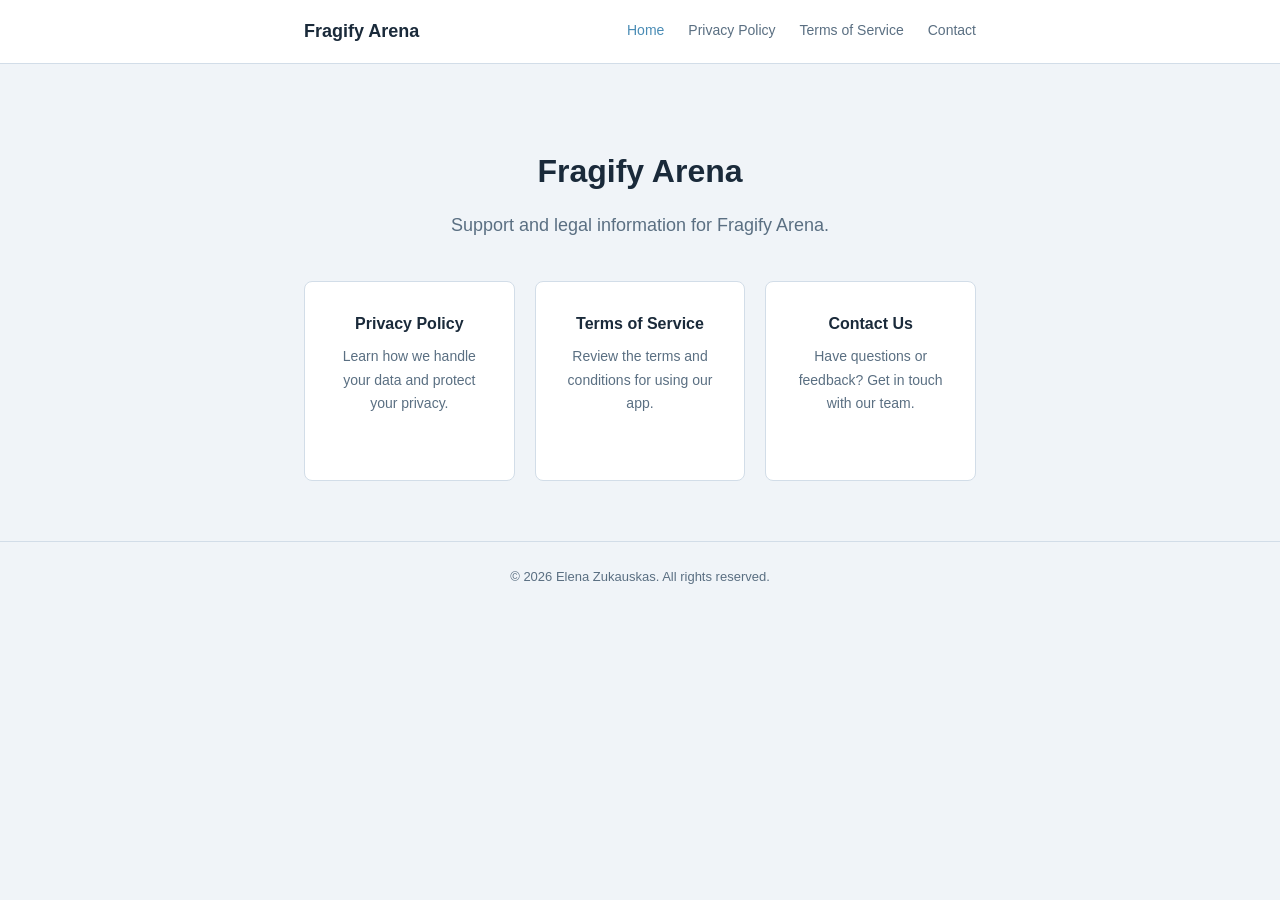
<file: index.html>
<!DOCTYPE html>
<html lang="en">
<head>
  <meta charset="UTF-8">
  <meta name="viewport" content="width=device-width, initial-scale=1.0">
  <title id="page-title">Support</title>
  <link rel="stylesheet" href="style.css">
</head>
<body>
  <header>
    <div class="container">
      <a href="index.html" class="logo" id="header-logo">App Name</a>
      <button class="nav-toggle" onclick="document.querySelector('nav').classList.toggle('open')" aria-label="Menu">
        <span></span><span></span><span></span>
      </button>
      <nav>
        <a href="index.html" class="active">Home</a>
        <a href="privacy-policy.html">Privacy Policy</a>
        <a href="terms-of-service.html">Terms of Service</a>
        <a href="contact.html">Contact</a>
      </nav>
    </div>
  </header>

  <main class="container">
    <section class="hero">
      <h1 id="hero-title">Welcome</h1>
      <p id="hero-subtitle">Support and legal information for our app.</p>

      <div class="card-grid">
        <a href="privacy-policy.html" class="card">
          <h3>Privacy Policy</h3>
          <p>Learn how we handle your data and protect your privacy.</p>
        </a>
        <a href="terms-of-service.html" class="card">
          <h3>Terms of Service</h3>
          <p>Review the terms and conditions for using our app.</p>
        </a>
        <a href="contact.html" class="card">
          <h3>Contact Us</h3>
          <p>Have questions or feedback? Get in touch with our team.</p>
        </a>
      </div>
    </section>
  </main>

  <footer>
    <div class="container">
      <p id="footer-text"></p>
    </div>
  </footer>

  <script src="config.js"></script>
  <script src="app.js"></script>
</body>
</html>
</file>
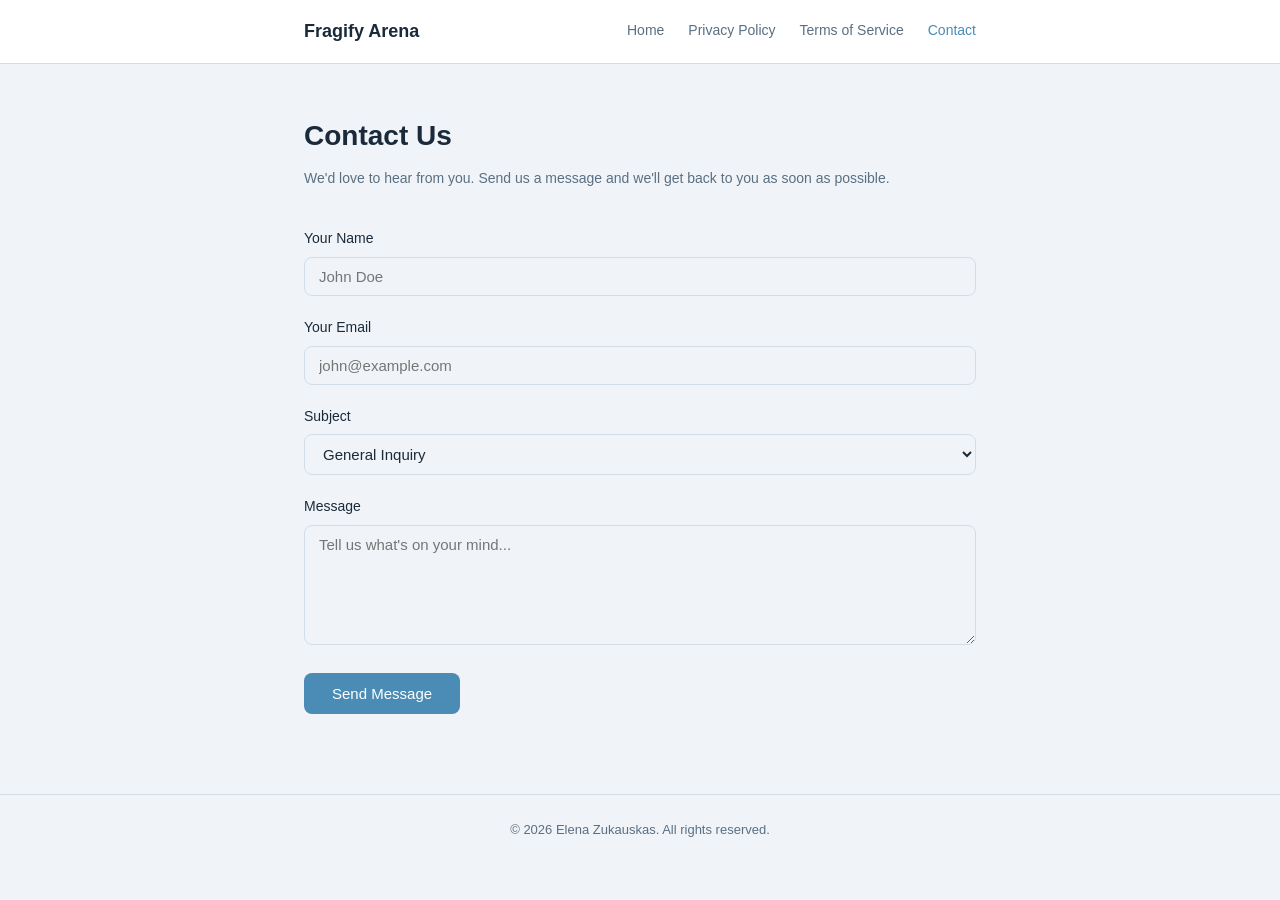
<file: contact.html>
<!DOCTYPE html>
<html lang="en">
<head>
  <meta charset="UTF-8">
  <meta name="viewport" content="width=device-width, initial-scale=1.0">
  <title id="page-title">Contact Us</title>
  <link rel="stylesheet" href="style.css">
</head>
<body>
  <header>
    <div class="container">
      <a href="index.html" class="logo" id="header-logo">App Name</a>
      <button class="nav-toggle" onclick="document.querySelector('nav').classList.toggle('open')" aria-label="Menu">
        <span></span><span></span><span></span>
      </button>
      <nav>
        <a href="index.html">Home</a>
        <a href="privacy-policy.html">Privacy Policy</a>
        <a href="terms-of-service.html">Terms of Service</a>
        <a href="contact.html" class="active">Contact</a>
      </nav>
    </div>
  </header>

  <main class="container">
    <div class="page">
      <h1>Contact Us</h1>
      <p class="meta">We'd love to hear from you. Send us a message and we'll get back to you as soon as possible.</p>

      <form id="contact-form">
        <div class="form-group">
          <label for="contact-name">Your Name</label>
          <input type="text" id="contact-name" name="name" required placeholder="John Doe">
        </div>

        <div class="form-group">
          <label for="contact-email">Your Email</label>
          <input type="email" id="contact-email" name="email" required placeholder="john@example.com">
        </div>

        <div class="form-group">
          <label for="contact-subject">Subject</label>
          <select id="contact-subject" name="subject">
            <option value="general">General Inquiry</option>
            <option value="bug">Bug Report</option>
            <option value="feature">Feature Request</option>
            <option value="privacy">Privacy Concern</option>
            <option value="other">Other</option>
          </select>
        </div>

        <div class="form-group">
          <label for="contact-message">Message</label>
          <textarea id="contact-message" name="message" required placeholder="Tell us what's on your mind..."></textarea>
        </div>

        <button type="submit" class="btn">Send Message</button>
      </form>

      <div class="form-success" id="form-success">
        <p><strong>Thank you!</strong></p>
        <p>Your message has been sent. We'll get back to you soon.</p>
      </div>
    </div>
  </main>

  <footer>
    <div class="container">
      <p id="footer-text"></p>
    </div>
  </footer>

  <script src="config.js"></script>
  <script src="app.js"></script>
</body>
</html>
</file>
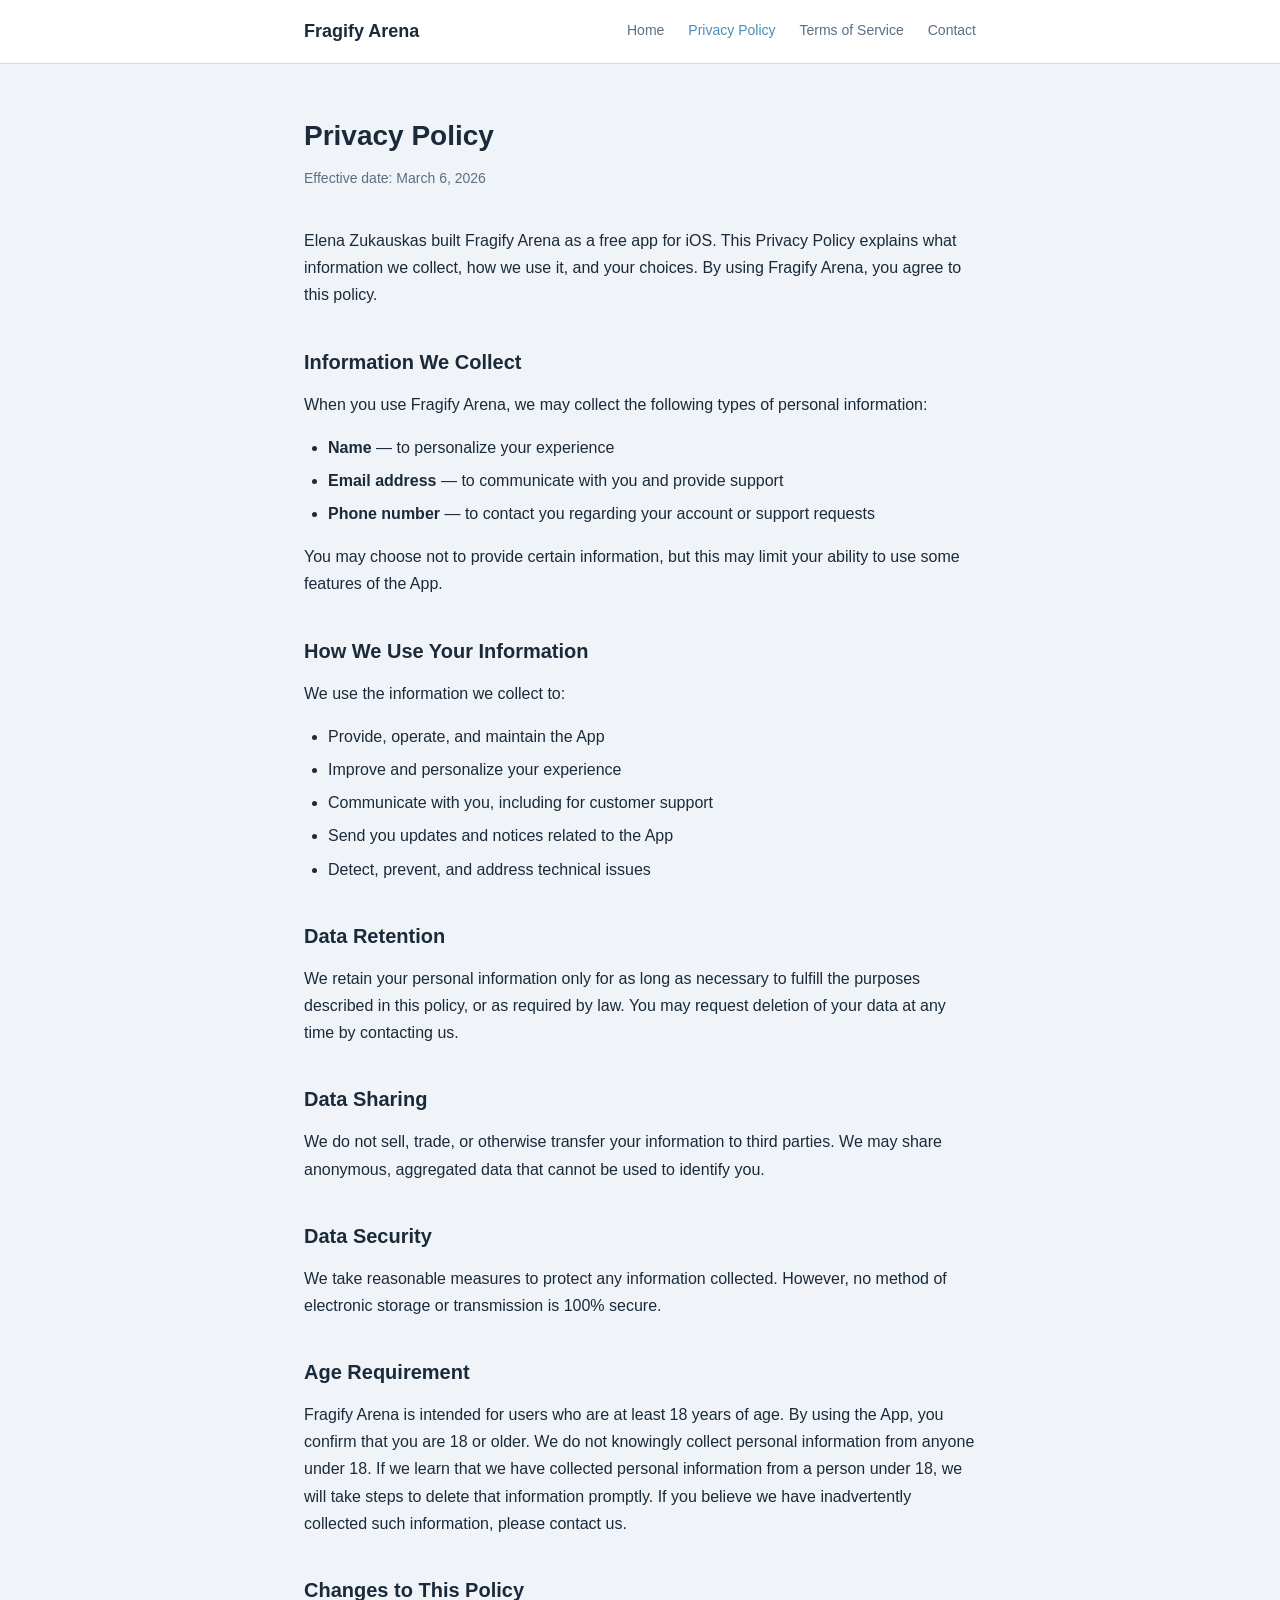
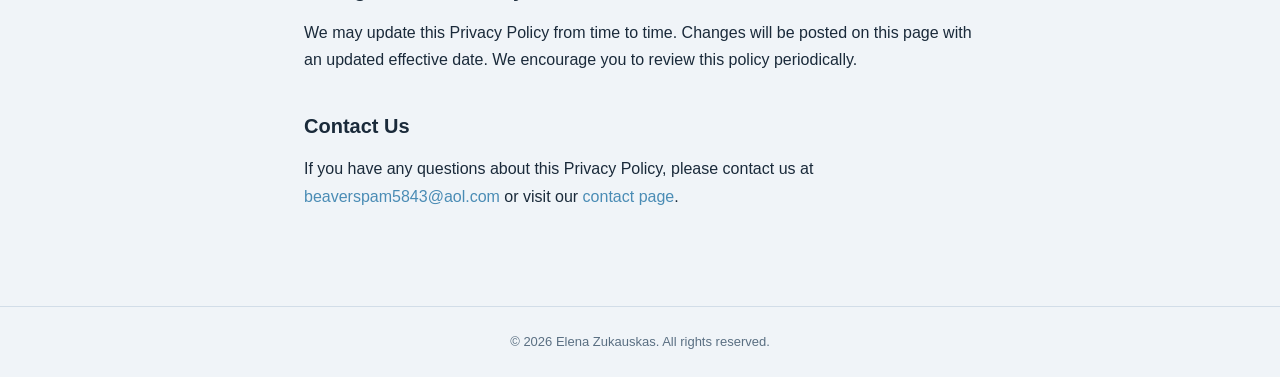
<file: privacy-policy.html>
<!DOCTYPE html>
<html lang="en">
<head>
  <meta charset="UTF-8">
  <meta name="viewport" content="width=device-width, initial-scale=1.0">
  <title id="page-title">Privacy Policy</title>
  <link rel="stylesheet" href="style.css">
</head>
<body>
  <header>
    <div class="container">
      <a href="index.html" class="logo" id="header-logo">App Name</a>
      <button class="nav-toggle" onclick="document.querySelector('nav').classList.toggle('open')" aria-label="Menu">
        <span></span><span></span><span></span>
      </button>
      <nav>
        <a href="index.html">Home</a>
        <a href="privacy-policy.html" class="active">Privacy Policy</a>
        <a href="terms-of-service.html">Terms of Service</a>
        <a href="contact.html">Contact</a>
      </nav>
    </div>
  </header>

  <main class="container">
    <article class="page">
      <h1>Privacy Policy</h1>
      <p class="meta">Effective date: <span id="effective-date"></span></p>

      <p id="privacy-intro"></p>

      <h2>Information We Collect</h2>
      <div id="info-collect-section">
        <p>When you use <span class="app-name"></span>, we may collect the following types of personal information:</p>
        <ul>
          <li><strong>Name</strong> — to personalize your experience</li>
          <li><strong>Email address</strong> — to communicate with you and provide support</li>
          <li><strong>Phone number</strong> — to contact you regarding your account or support requests</li>
        </ul>
        <p>You may choose not to provide certain information, but this may limit your ability to use some features of the App.</p>
      </div>

      <h2>How We Use Your Information</h2>
      <p>We use the information we collect to:</p>
      <ul>
        <li>Provide, operate, and maintain the App</li>
        <li>Improve and personalize your experience</li>
        <li>Communicate with you, including for customer support</li>
        <li>Send you updates and notices related to the App</li>
        <li>Detect, prevent, and address technical issues</li>
      </ul>

      <h2>Data Retention</h2>
      <p>We retain your personal information only for as long as necessary to fulfill the purposes described in this policy, or as required by law. You may request deletion of your data at any time by contacting us.</p>

      <div id="analytics-section" style="display:none">
        <h2>Analytics</h2>
        <p>We may collect anonymous usage data to help us improve the app experience. This data does not personally identify you and may include:</p>
        <ul>
          <li>General usage patterns (e.g. which features are used most)</li>
          <li>App performance metrics</li>
        </ul>
      </div>

      <div id="device-info-section" style="display:none">
        <h2>Device Information</h2>
        <p>We may collect basic device information such as device model, operating system version, and app version for compatibility and troubleshooting purposes.</p>
      </div>

      <div id="crash-reports-section" style="display:none">
        <h2>Crash Reports</h2>
        <p>We may collect anonymous crash reports to identify and fix bugs. These reports do not contain personal information.</p>
      </div>

      <div id="third-party-section" style="display:none">
        <h2>Third-Party Services</h2>
        <p>Our app may use the following third-party services that may collect information:</p>
        <ul id="third-party-list"></ul>
        <p>We recommend reviewing the privacy policies of these services for more details.</p>
      </div>

      <h2>Data Sharing</h2>
      <p>We do not sell, trade, or otherwise transfer your information to third parties. We may share anonymous, aggregated data that cannot be used to identify you.</p>

      <h2>Data Security</h2>
      <p>We take reasonable measures to protect any information collected. However, no method of electronic storage or transmission is 100% secure.</p>

      <h2>Age Requirement</h2>
      <p><span class="app-name"></span> is intended for users who are at least 18 years of age. By using the App, you confirm that you are 18 or older. We do not knowingly collect personal information from anyone under 18. If we learn that we have collected personal information from a person under 18, we will take steps to delete that information promptly. If you believe we have inadvertently collected such information, please contact us.</p>

      <h2>Changes to This Policy</h2>
      <p>We may update this Privacy Policy from time to time. Changes will be posted on this page with an updated effective date. We encourage you to review this policy periodically.</p>

      <h2>Contact Us</h2>
      <p>If you have any questions about this Privacy Policy, please contact us at <a id="privacy-contact-link" href=""></a> or visit our <a href="contact.html">contact page</a>.</p>
    </article>
  </main>

  <footer>
    <div class="container">
      <p id="footer-text"></p>
    </div>
  </footer>

  <script src="config.js"></script>
  <script src="app.js"></script>
</body>
</html>
</file>
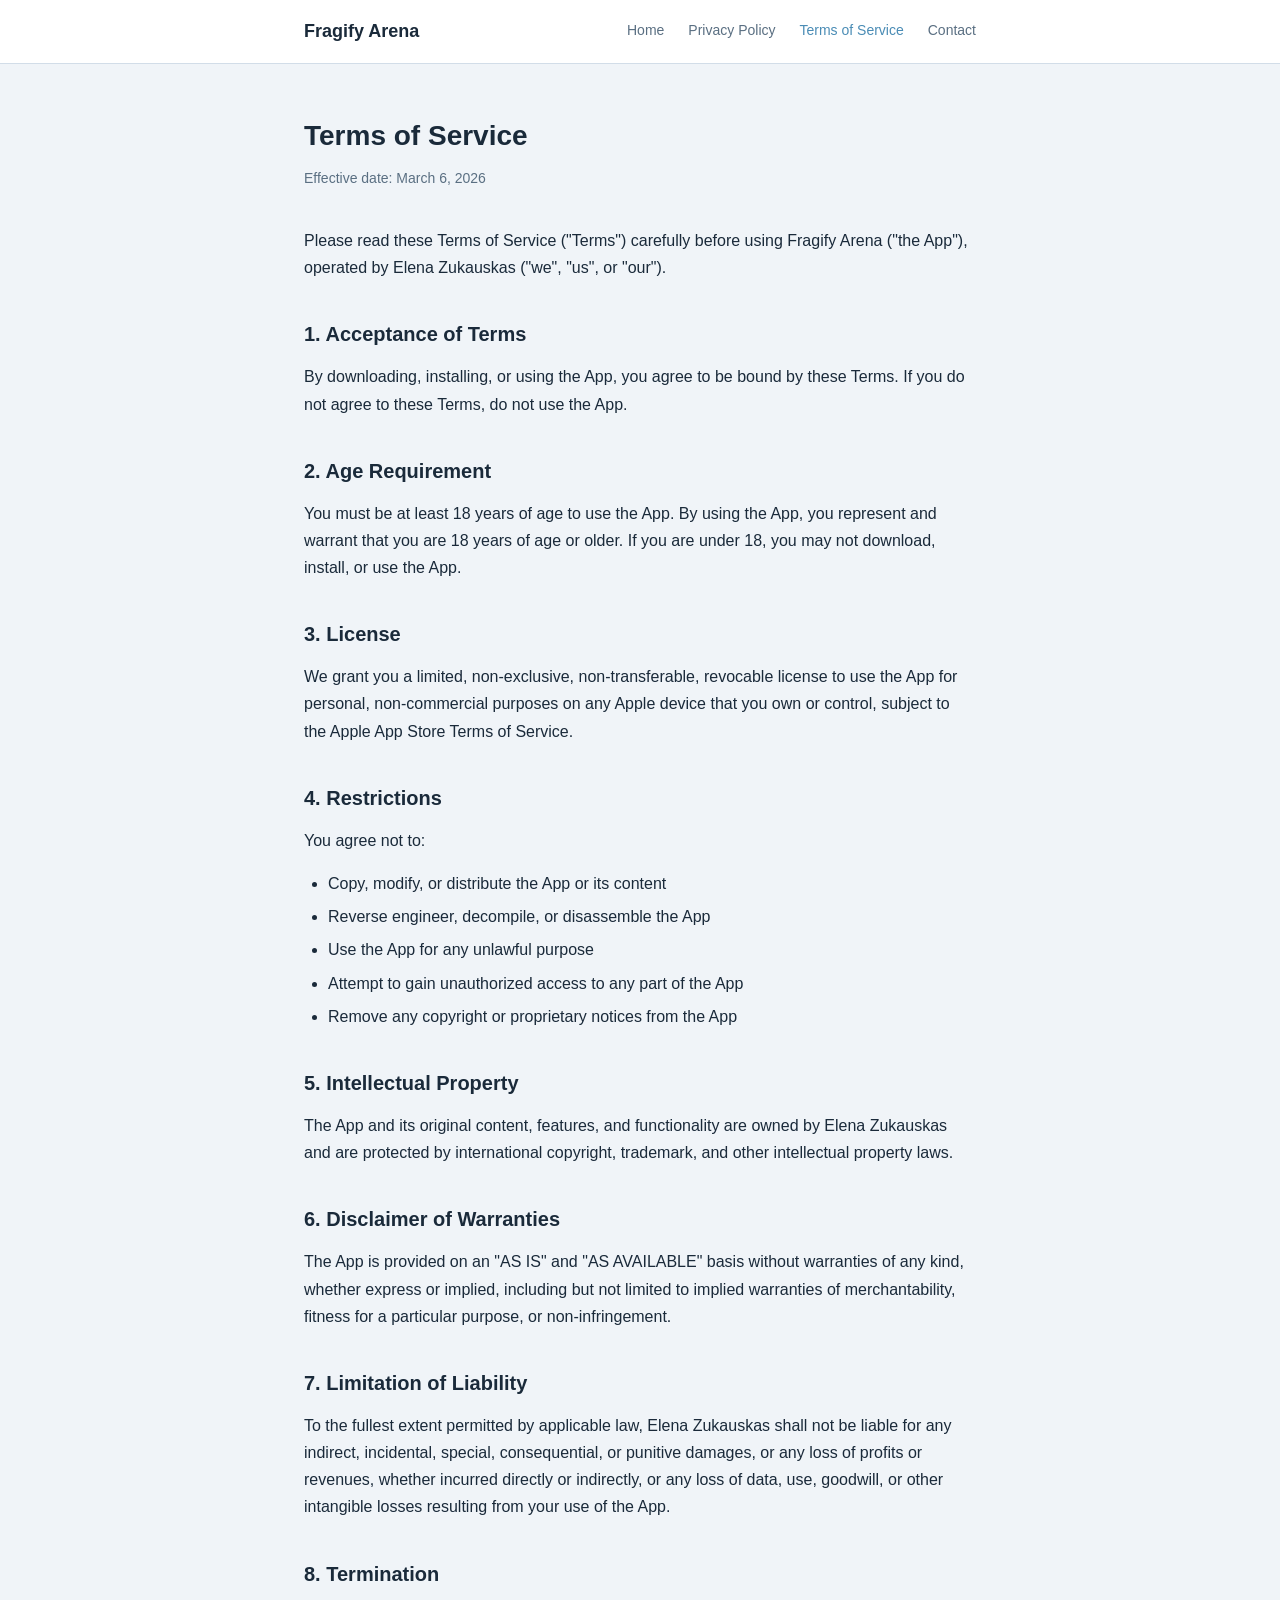
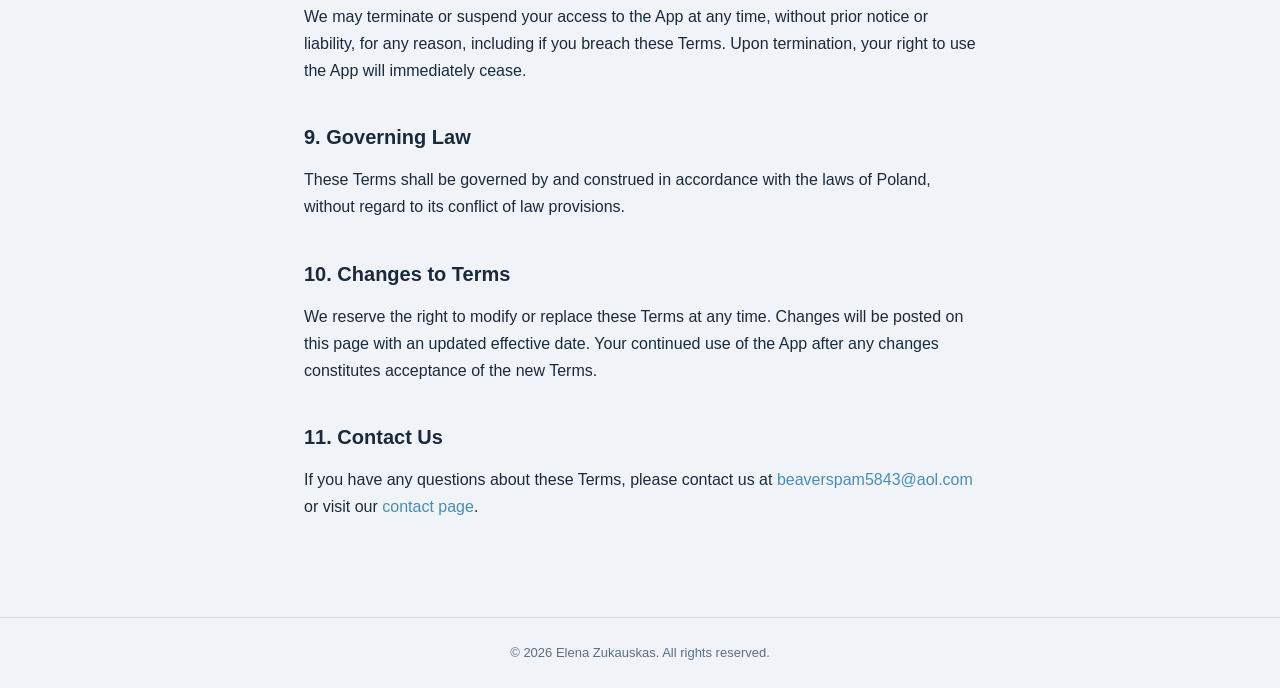
<file: terms-of-service.html>
<!DOCTYPE html>
<html lang="en">
<head>
  <meta charset="UTF-8">
  <meta name="viewport" content="width=device-width, initial-scale=1.0">
  <title id="page-title">Terms of Service</title>
  <link rel="stylesheet" href="style.css">
</head>
<body>
  <header>
    <div class="container">
      <a href="index.html" class="logo" id="header-logo">App Name</a>
      <button class="nav-toggle" onclick="document.querySelector('nav').classList.toggle('open')" aria-label="Menu">
        <span></span><span></span><span></span>
      </button>
      <nav>
        <a href="index.html">Home</a>
        <a href="privacy-policy.html">Privacy Policy</a>
        <a href="terms-of-service.html" class="active">Terms of Service</a>
        <a href="contact.html">Contact</a>
      </nav>
    </div>
  </header>

  <main class="container">
    <article class="page">
      <h1>Terms of Service</h1>
      <p class="meta">Effective date: <span id="effective-date"></span></p>

      <p>Please read these Terms of Service ("Terms") carefully before using <span class="app-name"></span> ("the App"), operated by <span class="developer-name"></span> ("we", "us", or "our").</p>

      <h2>1. Acceptance of Terms</h2>
      <p>By downloading, installing, or using the App, you agree to be bound by these Terms. If you do not agree to these Terms, do not use the App.</p>

      <h2>2. Age Requirement</h2>
      <p>You must be at least 18 years of age to use the App. By using the App, you represent and warrant that you are 18 years of age or older. If you are under 18, you may not download, install, or use the App.</p>

      <h2>3. License</h2>
      <p>We grant you a limited, non-exclusive, non-transferable, revocable license to use the App for personal, non-commercial purposes on any Apple device that you own or control, subject to the Apple App Store Terms of Service.</p>

      <h2>4. Restrictions</h2>
      <p>You agree not to:</p>
      <ul>
        <li>Copy, modify, or distribute the App or its content</li>
        <li>Reverse engineer, decompile, or disassemble the App</li>
        <li>Use the App for any unlawful purpose</li>
        <li>Attempt to gain unauthorized access to any part of the App</li>
        <li>Remove any copyright or proprietary notices from the App</li>
      </ul>

      <h2>5. Intellectual Property</h2>
      <p>The App and its original content, features, and functionality are owned by <span class="developer-name"></span> and are protected by international copyright, trademark, and other intellectual property laws.</p>

      <h2>6. Disclaimer of Warranties</h2>
      <p>The App is provided on an "AS IS" and "AS AVAILABLE" basis without warranties of any kind, whether express or implied, including but not limited to implied warranties of merchantability, fitness for a particular purpose, or non-infringement.</p>

      <h2>7. Limitation of Liability</h2>
      <p>To the fullest extent permitted by applicable law, <span class="developer-name"></span> shall not be liable for any indirect, incidental, special, consequential, or punitive damages, or any loss of profits or revenues, whether incurred directly or indirectly, or any loss of data, use, goodwill, or other intangible losses resulting from your use of the App.</p>

      <h2>8. Termination</h2>
      <p>We may terminate or suspend your access to the App at any time, without prior notice or liability, for any reason, including if you breach these Terms. Upon termination, your right to use the App will immediately cease.</p>

      <h2>9. Governing Law</h2>
      <p>These Terms shall be governed by and construed in accordance with the laws of <span class="jurisdiction"></span>, without regard to its conflict of law provisions.</p>

      <h2>10. Changes to Terms</h2>
      <p>We reserve the right to modify or replace these Terms at any time. Changes will be posted on this page with an updated effective date. Your continued use of the App after any changes constitutes acceptance of the new Terms.</p>

      <h2>11. Contact Us</h2>
      <p>If you have any questions about these Terms, please contact us at <a id="terms-contact-link" href=""></a> or visit our <a href="contact.html">contact page</a>.</p>
    </article>
  </main>

  <footer>
    <div class="container">
      <p id="footer-text"></p>
    </div>
  </footer>

  <script src="config.js"></script>
  <script src="app.js"></script>
</body>
</html>
</file>
<file: style.css>
/* ============================================
   Warm Minimalistic Design
   ============================================ */

:root {
  --color-bg: #faf6f1;
  --color-surface: #ffffff;
  --color-text: #3d3229;
  --color-text-light: #7a6e63;
  --color-accent: #c2754f;
  --color-accent-hover: #a8613d;
  --color-border: #e8ddd3;
  --color-input-bg: #faf6f1;
  --font-body: -apple-system, BlinkMacSystemFont, "Segoe UI", Roboto, sans-serif;
  --max-width: 720px;
  --radius: 8px;
}

*,
*::before,
*::after {
  box-sizing: border-box;
  margin: 0;
  padding: 0;
}

html {
  scroll-behavior: smooth;
}

body {
  font-family: var(--font-body);
  background-color: var(--color-bg);
  color: var(--color-text);
  line-height: 1.7;
  font-size: 16px;
  -webkit-font-smoothing: antialiased;
}

/* ---- Layout ---- */

.container {
  max-width: var(--max-width);
  margin: 0 auto;
  padding: 0 24px;
}

/* ---- Header ---- */

header {
  background: var(--color-surface);
  border-bottom: 1px solid var(--color-border);
  padding: 16px 0;
  position: sticky;
  top: 0;
  z-index: 100;
}

header .container {
  display: flex;
  justify-content: space-between;
  align-items: center;
}

.logo {
  font-size: 18px;
  font-weight: 600;
  color: var(--color-text);
  text-decoration: none;
}

.logo:hover {
  color: var(--color-accent);
}

nav {
  display: flex;
  gap: 24px;
}

nav a {
  color: var(--color-text-light);
  text-decoration: none;
  font-size: 14px;
  font-weight: 500;
  transition: color 0.2s;
}

nav a:hover,
nav a.active {
  color: var(--color-accent);
}

/* ---- Mobile nav ---- */

.nav-toggle {
  display: none;
  background: none;
  border: none;
  cursor: pointer;
  padding: 4px;
}

.nav-toggle span {
  display: block;
  width: 22px;
  height: 2px;
  background: var(--color-text);
  margin: 5px 0;
  transition: 0.2s;
}

@media (max-width: 600px) {
  .nav-toggle {
    display: block;
  }

  nav {
    display: none;
    position: absolute;
    top: 100%;
    left: 0;
    right: 0;
    flex-direction: column;
    background: var(--color-surface);
    border-bottom: 1px solid var(--color-border);
    padding: 12px 24px 16px;
    gap: 12px;
  }

  nav.open {
    display: flex;
  }
}

/* ---- Hero (index page) ---- */

.hero {
  text-align: center;
  padding: 80px 0 60px;
}

.hero h1 {
  font-size: 32px;
  font-weight: 700;
  margin-bottom: 12px;
}

.hero p {
  color: var(--color-text-light);
  font-size: 18px;
  max-width: 480px;
  margin: 0 auto 36px;
}

.card-grid {
  display: grid;
  grid-template-columns: repeat(auto-fit, minmax(200px, 1fr));
  gap: 20px;
  margin-top: 40px;
}

.card {
  background: var(--color-surface);
  border: 1px solid var(--color-border);
  border-radius: var(--radius);
  padding: 28px 24px;
  text-decoration: none;
  color: var(--color-text);
  transition: box-shadow 0.2s, border-color 0.2s;
}

.card:hover {
  border-color: var(--color-accent);
  box-shadow: 0 4px 16px rgba(0, 0, 0, 0.06);
}

.card h3 {
  font-size: 16px;
  margin-bottom: 8px;
}

.card p {
  font-size: 14px;
  color: var(--color-text-light);
}

/* ---- Page content (policy pages) ---- */

.page {
  padding: 48px 0 80px;
}

.page h1 {
  font-size: 28px;
  font-weight: 700;
  margin-bottom: 8px;
}

.page .meta {
  color: var(--color-text-light);
  font-size: 14px;
  margin-bottom: 36px;
}

.page h2 {
  font-size: 20px;
  font-weight: 600;
  margin-top: 36px;
  margin-bottom: 12px;
}

.page p,
.page ul,
.page ol {
  margin-bottom: 16px;
}

.page ul,
.page ol {
  padding-left: 24px;
}

.page li {
  margin-bottom: 6px;
}

.page a {
  color: var(--color-accent);
  text-decoration: none;
}

.page a:hover {
  text-decoration: underline;
}

/* ---- Contact form ---- */

.form-group {
  margin-bottom: 20px;
}

.form-group label {
  display: block;
  font-size: 14px;
  font-weight: 500;
  margin-bottom: 6px;
}

.form-group input,
.form-group textarea,
.form-group select {
  width: 100%;
  padding: 10px 14px;
  font-size: 15px;
  font-family: var(--font-body);
  border: 1px solid var(--color-border);
  border-radius: var(--radius);
  background: var(--color-input-bg);
  color: var(--color-text);
  transition: border-color 0.2s;
}

.form-group input:focus,
.form-group textarea:focus,
.form-group select:focus {
  outline: none;
  border-color: var(--color-accent);
}

.form-group textarea {
  resize: vertical;
  min-height: 120px;
}

.btn {
  display: inline-block;
  background: var(--color-accent);
  color: #fff;
  border: none;
  padding: 12px 28px;
  font-size: 15px;
  font-weight: 500;
  font-family: var(--font-body);
  border-radius: var(--radius);
  cursor: pointer;
  transition: background 0.2s;
}

.btn:hover {
  background: var(--color-accent-hover);
}

.form-success {
  display: none;
  background: #f0ebe4;
  border: 1px solid var(--color-border);
  border-radius: var(--radius);
  padding: 20px;
  text-align: center;
  color: var(--color-text);
}

/* ---- Footer ---- */

footer {
  border-top: 1px solid var(--color-border);
  padding: 24px 0;
  text-align: center;
  font-size: 13px;
  color: var(--color-text-light);
}

footer a {
  color: var(--color-text-light);
  text-decoration: none;
}

footer a:hover {
  color: var(--color-accent);
}
</file>
